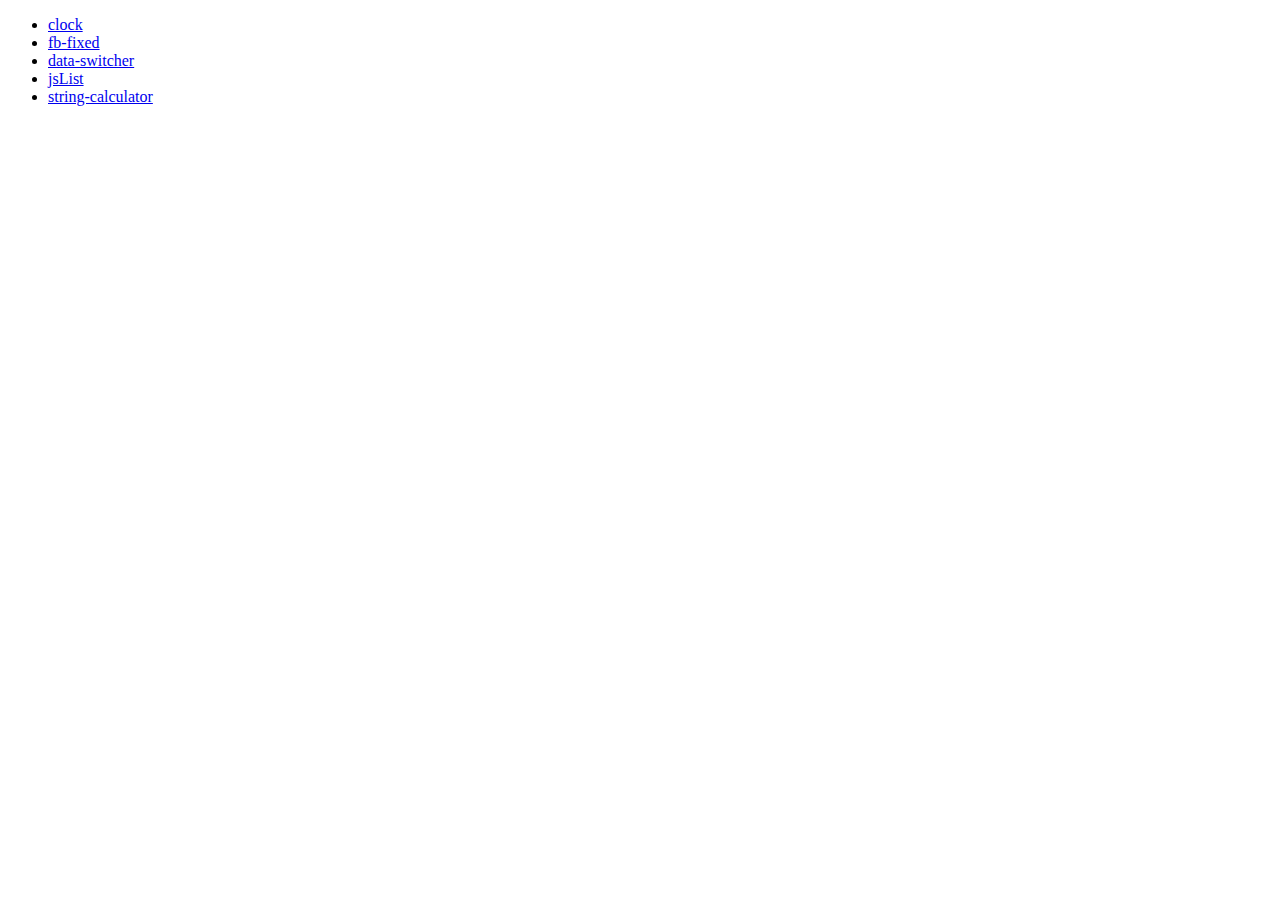
<file: index.html>
<!DOCTYPE html>
<html lang="en">

<head>
    <meta charset="UTF-8">
    <meta name="viewport" content="width=device-width, initial-scale=1.0">
    <meta http-equiv="X-UA-Compatible" content="ie=edge">
    <title>web-stuff</title>
</head>

<body>
    <ul>
        <li><a href="clock/index.html">clock</a></li>
        <li><a href="fb-fixed/index.html">fb-fixed</a></li>
        <li><a href="data-switcher/index.html">data-switcher</a></li>
        <li><a href="jsList/index.html">jsList</a></li>
        <li><a href="stringCalculator/index.html">string-calculator</a></li>

    </ul>
</body>

</html>
</file>
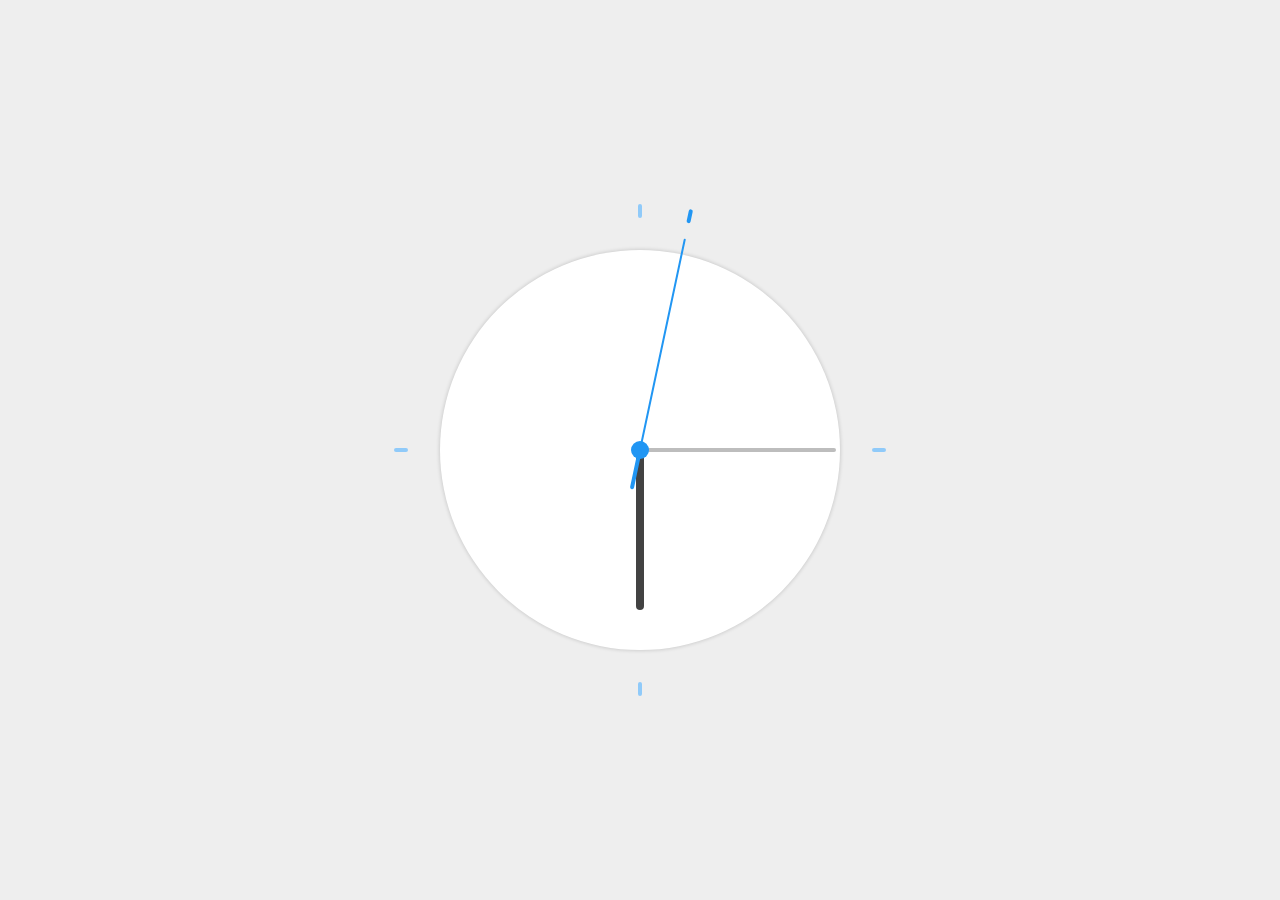
<file: clock/index.html>
<!DOCTYPE html>
<html lang="en">

<head>
    <meta charset="UTF-8">
    <meta name="viewport" content="width=device-width, initial-scale=1.0">
    <meta http-equiv="X-UA-Compatible" content="ie=edge">
    <title>Ghanta</title>
</head>

<style>
    * {
        margin: 0;
        padding: 0;
    }

    body {
        background: #eee;
    }

    #clock {
        position: absolute;
        top: 50%;
        left: 50%;
        transform: translate(-50%, -50%);
        width: 400px;
        height: 400px;
        background: #fff;
        border-radius: 50%;
        margin: 0 auto;
        box-shadow: 0 0 4px rgba(0, 0, 0, 0.2);
    }



    .center {
        width: 18px;
        height: 18px;
        background: #2196f3;
        border-radius: 50%;
        top: 50%;
        left: 50%;
        position: absolute;
        transform: translate(-50%, -50%);
        z-index: 1;
    }

    #hour,
    #min,
    #sec {
        border-radius: 10px;
        position: absolute;
        bottom: 50%;
        left: 50%;
        transform: translateX(-50%) rotate(180deg);
        transform-origin: bottom;
    }

    #sec {
        background: #2196f3;
        width: 2px;
        height: 54%;
        z-index: 1;
    }

    #sec::before,
    #sec:after {
        content: '';
        position: absolute;
        width: 4px;
        height: 40px;
        border-radius: 4px;
        background: #2196f3;
        bottom: -40px;
        left: 50%;
        transform: translateX(-50%)
    }

    #sec::before {
        top: -30px;
        height: 14px;
        width: 4px;
        background: #2196f3;
    }

    #min {
        width: 4px;
        height: 49%;
        background: #BDBDBD;
    }

    #hour {
        width: 8px;
        height: 40%;
        background: #424242;
    }

    .center ul {
        list-style: none;
    }

    .center ul li {
        position: absolute;
        width: 4px;
        height: 14px;
        border-radius: 5px;
        background: #90caf9;
        top: -237px;
        left: 50%;
        transform: translateX(-50%);
        transform-origin: center;
    }

    ul li:nth-child(1) {
        top: 241px;
    }

    ul li:nth-child(2) {
        left: 246px;
        top: 50%;
        transform: translateY(-50%) rotate(270deg);
    }

    ul li:nth-child(3) {
        left: -232px;
        top: 50%;
        transform: translateY(-50%) rotate(270deg);
    }

</style>


<body>

    <div id="clock">
        <div class="center">
            <ul>
                <li></li>
                <li></li>
                <li></li>
                <li></li>
            </ul>
        </div>
        <div id="hour"></div>
        <div id="min"></div>
        <div id="sec"></div>
    </div>

</body>

<script>
    startTime();

    function startTime() {
        let clock = new Date();
        let sec = clock.getSeconds();
        let min = clock.getMinutes();
        let hour = clock.getHours();

        document.getElementById('sec').style.transform = 'translateX(-50%) rotate(' + (sec * 6) + 'deg)';
        document.getElementById('min').style.transform = 'translateX(-50%) rotate(' + (min * 6) + 'deg)';
        document.getElementById('hour').style.transform = 'translateX(-50%) rotate(' + (hour * 30) + 'deg)';

        setTimeout(startTime, 500);
    }
</script>

</html>
</file>
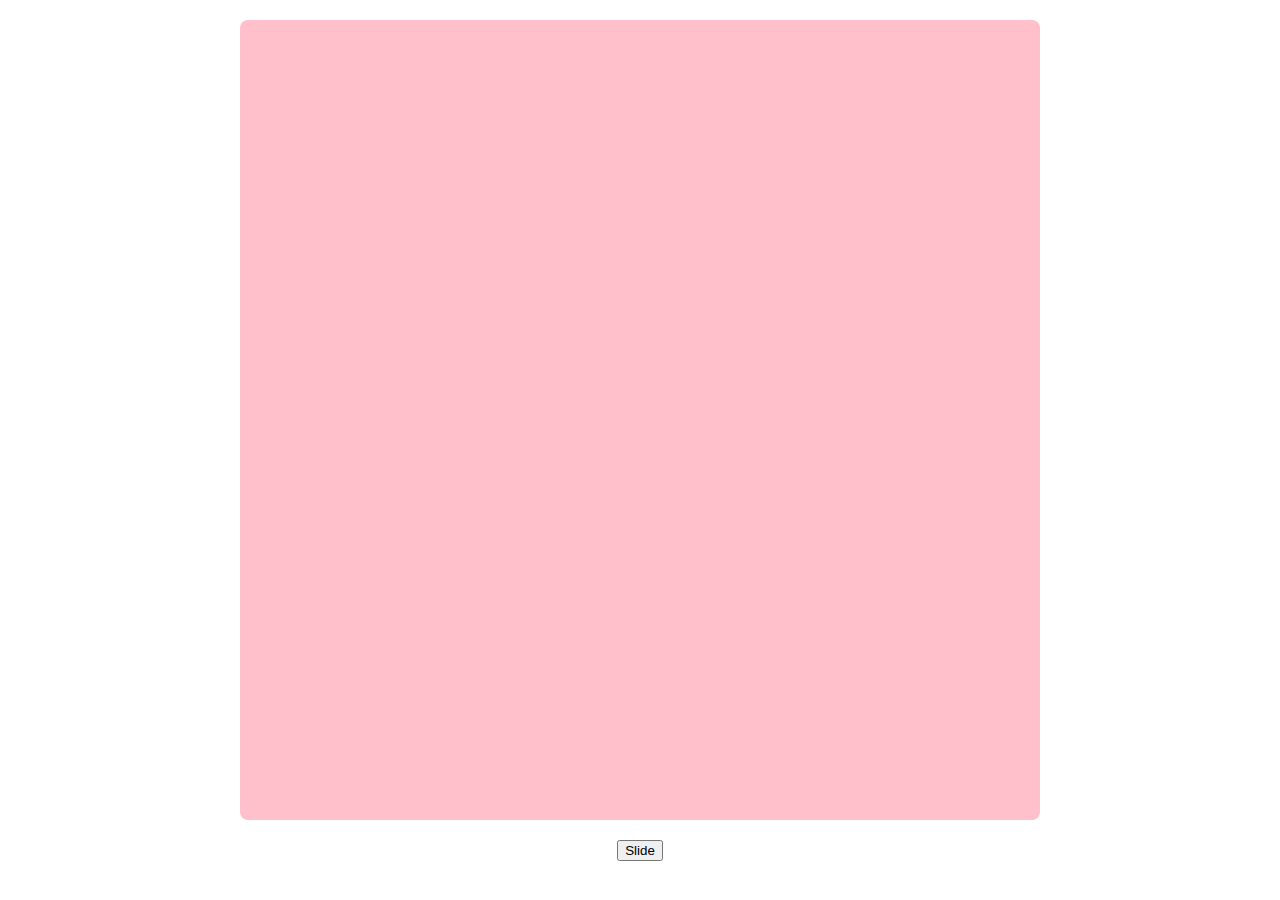
<file: data-switcher/index.html>
<!DOCTYPE html>
<html lang="en">

<head>
    <meta charset="UTF-8">
    <meta name="viewport" content="width=device-width, initial-scale=1.0">
    <meta http-equiv="X-UA-Compatible" content="ie=edge">
    <title>Document</title>
    <link rel="stylesheet" href="style.css">
</head>

<body>

    <div class="wrapper">
        <div class="box-1">
            1
        </div>
    </div>
    <button>Slide</button>

</body>

<script src=" index.js">
</script>


</html>
</file>
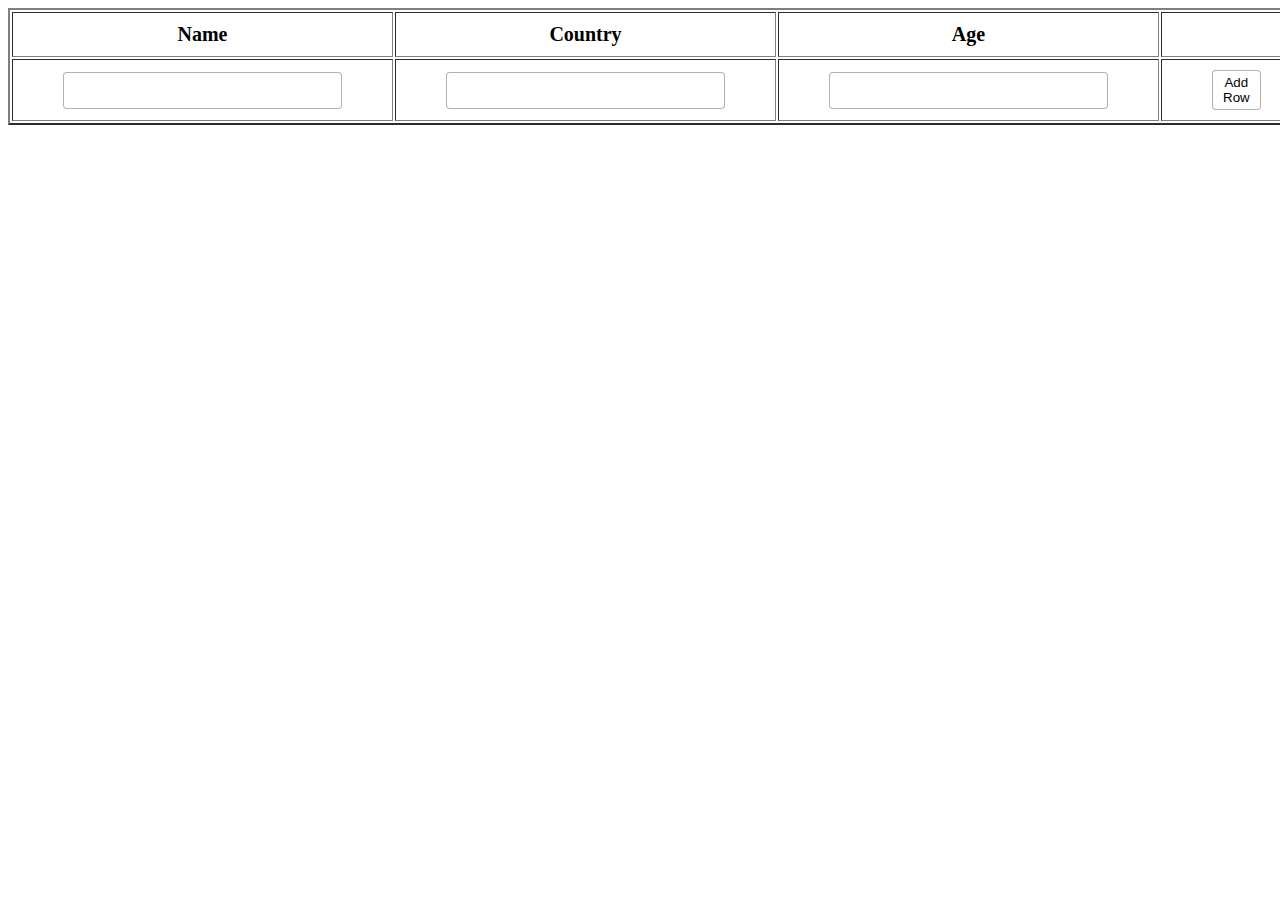
<file: jsList/index.html>
<!DOCTYPE html>
<html lang="en">

<head>
    <meta charset="UTF-8">
    <meta name="viewport" content="width=device-width, initial-scale=1.0">
    <meta http-equiv="X-UA-Compatible" content="ie=edge">
    <title>Document</title>
    <link rel="stylesheet" href="index.css">
    <script src="index.js" defer></script>
</head>

<body>
    <table border="2">
        <tr>
            <th>Name</th>
            <th>Country</th>
            <th>Age</th>
            <th></th>
        </tr>
        <tr>
            <td><input type="text" class="name"></td>
            <td><input type="text" class="country"></td>
            <td><input type="text" class="age"></td>
            <td><button class="addRow">Add Row</button></td>
        </tr>
    </table>

</body>

</html>
</file>
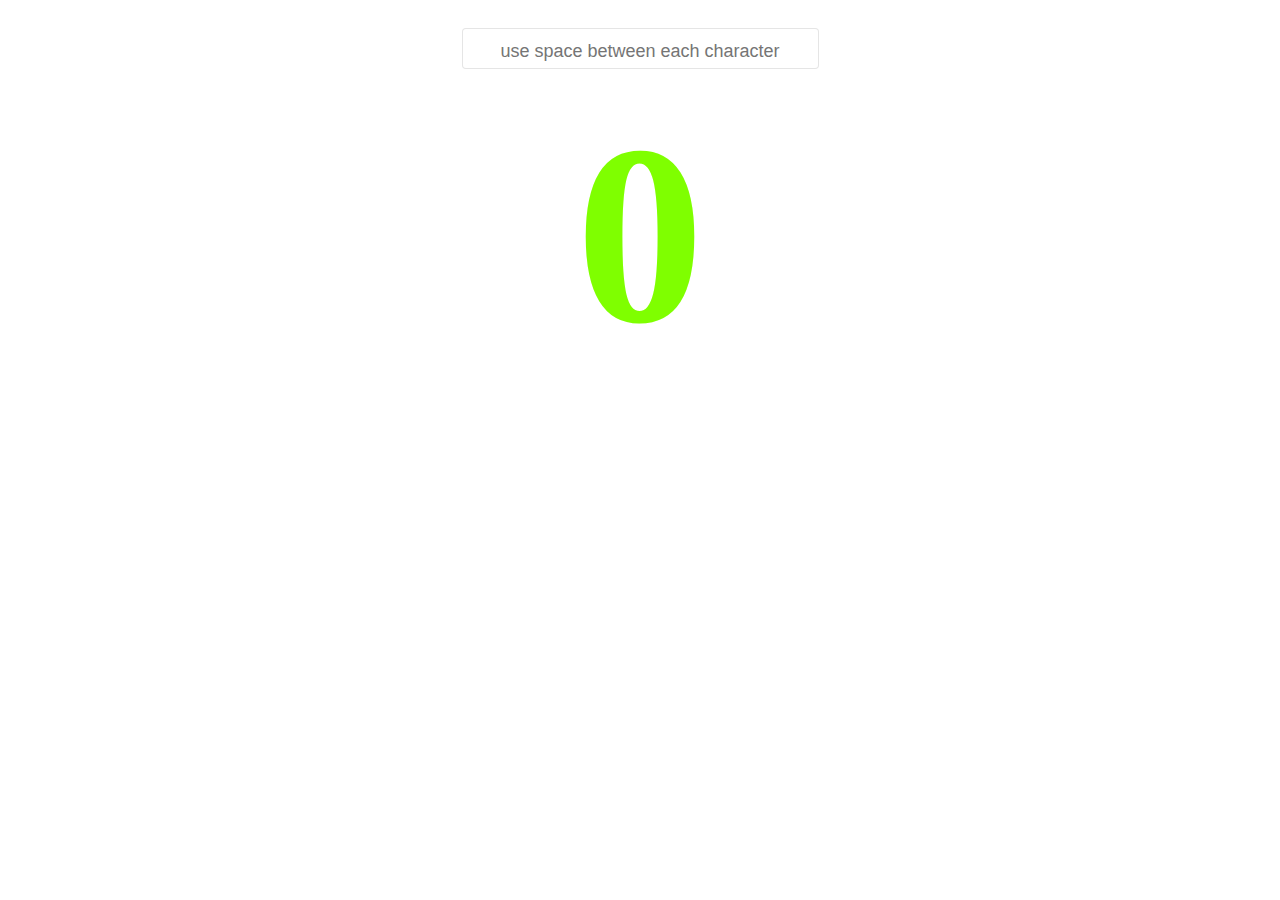
<file: stringCalculator/index.html>
<!DOCTYPE html>
<html lang="en">

<head>
    <meta charset="UTF-8">
    <meta name="viewport" content="width=device-width, initial-scale=1.0">
    <meta http-equiv="X-UA-Compatible" content="ie=edge">
    <title>Document</title>
    <script defer src="index.js"></script>

</head>

<style>
    body {
        align-items: center;
        justify-content: center;
        text-align: center;
    }

    h1 {
        font-family: 'Google Sans';
        text-rendering: geometricPrecision;
        color: chartreuse;
        font-size: 16em;
        margin: 0
    }

    input {
        border: 1px solid rgba(0, 0, 0, 0.1);
        padding: 4px 10px;
        font-size: 26px;
        border-radius: 4px;
        margin: 20px;
        outline: 0;
        text-align: center;
        color: chartreuse;
    }

    input::placeholder {
        font-size: 18px
    }

    input:hover {
        border: 1px solid rgba(0, 0, 0, 0.2);

    }
</style>

<body>
    <input type="text" placeholder="use space between each character">
    <h1>0</h1>
</body>

</html>
</file>
<file: data-switcher/style.css>
.wrapper {
    position: relative;
    width: 800px;
    height: 800px;
    background: pink;
    border-radius: 8px;
    margin: 20px auto;
    overflow: hidden;

}

.box-1 {
    width: 600px;
    height: 600px;
    background: lightcoral;
    border-radius: 8px;
    text-align: center;
    line-height: 600px;
    font-size: 80px;
    color: aliceblue;
    position: absolute;
    top: 50%;
    left: 50%;
    transform: translate(-50%,100%);
    transition: all .3s ease;
    padding: 30px;
    font-family: 'Lucida Sans', 'Lucida Sans Regular', 'Lucida Grande', 'Lucida Sans Unicode', Geneva, Verdana, sans-serif;
}

button {
    margin: auto;
    display: block
}

.slide {
    transform: translate(-50%, -50%);
}
</file>
<file: jsList/index.css>
th,td{
    text-align: center;
    padding: 10px 50px;
    font-size: 20px;
}
button{
    border-radius: 4px;
    border: 1px solid rgba(0,0,0,0.3);
    background: #fff;
    padding: 4px 10px
}

input{
    border: 1px solid rgba(0,0,0,0.3);
    border-radius: 4px;
    font-size: 20px;
    padding: 6px;
    outline: 0

}
</file>
